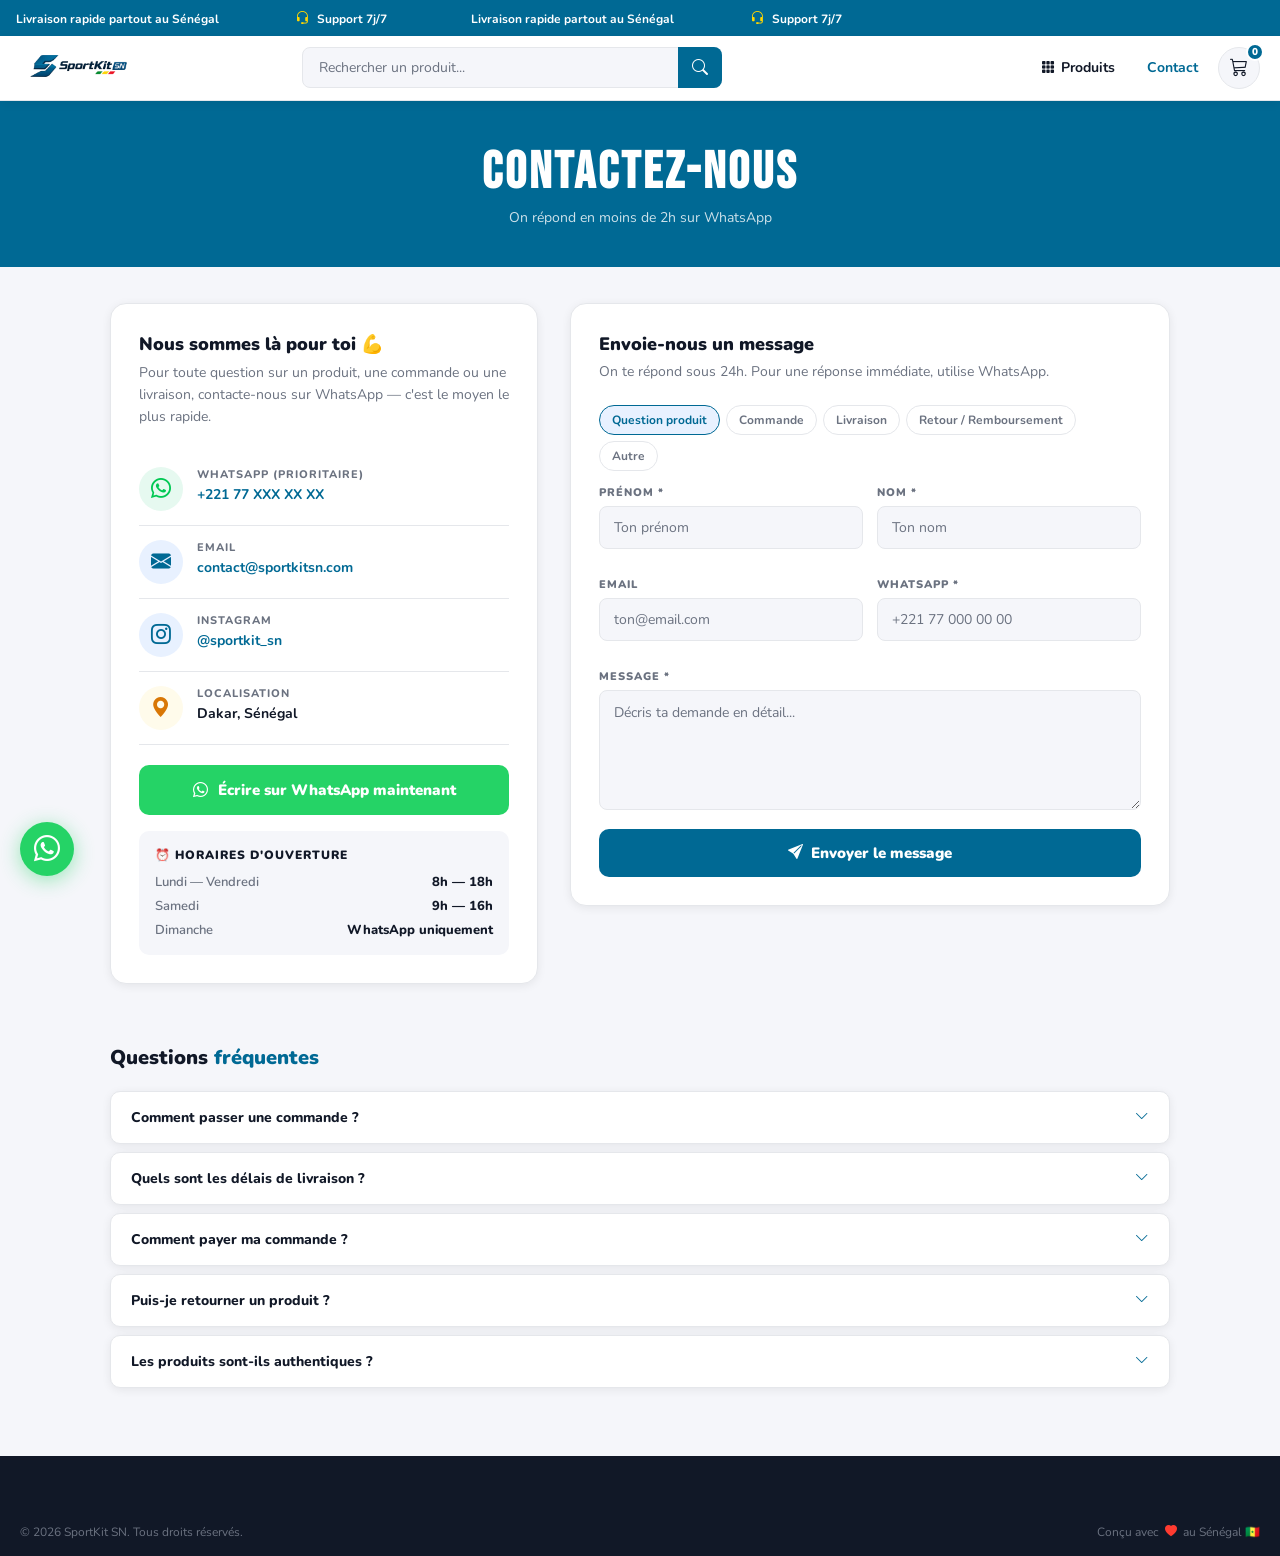
<file: contact.html>
<!DOCTYPE html>
<html lang="fr">
<head>
<meta charset="UTF-8">
<meta name="viewport" content="width=device-width, initial-scale=1.0">
<title>Contact — SportKit SN</title>
<link rel="icon" type="image/png" href="assets/images/logo.png">
<link href="https://cdn.jsdelivr.net/npm/bootstrap-icons@1.11.3/font/bootstrap-icons.min.css" rel="stylesheet">
<link rel="stylesheet" href="css/style.css">
<style>
.page-hero{background:linear-gradient(135deg,#006994,#006994);padding:40px 20px;text-align:center}
.page-hero h1{font-family:'Bebas Neue',sans-serif;font-size:clamp(32px,5vw,52px);color:#fff;letter-spacing:3px;margin-bottom:4px}
.page-hero p{font-size:14px;color:rgba(255,255,255,0.8)}
.contact-wrap{max-width:1100px;margin:0 auto;padding:36px 20px 60px}
.contact-layout{display:grid;grid-template-columns:1fr 1.4fr;gap:32px;align-items:start}
.contact-info-card{background:var(--white);border:1.5px solid var(--border);border-radius:var(--radius-lg);padding:28px;box-shadow:var(--shadow)}
.contact-info-title{font-size:18px;font-weight:900;margin-bottom:6px}
.contact-info-sub{font-size:14px;color:var(--text2);margin-bottom:24px;line-height:1.6}
.contact-item{display:flex;align-items:flex-start;gap:14px;padding:14px 0;border-bottom:1px solid var(--border)}
.contact-item:last-of-type{border-bottom:none}
.contact-icon{width:44px;height:44px;border-radius:50%;background:var(--blue-light);display:flex;align-items:center;justify-content:center;font-size:20px;color:var(--blue);flex-shrink:0}
.contact-icon.green{background:#e6f9f0;color:var(--sn-green)}
.contact-icon.yellow{background:#fffbeb;color:#d97706}
.contact-item-label{font-size:11px;font-weight:800;text-transform:uppercase;letter-spacing:1px;color:var(--text2);margin-bottom:3px}
.contact-item-value{font-size:14px;font-weight:700;color:var(--text)}
.contact-item-value a{color:var(--blue);transition:color .15s}
.contact-item-value a:hover{color:var(--blue-dark)}
.btn-wa-contact{display:flex;align-items:center;justify-content:center;gap:10px;background:#25D366;color:#fff;border:none;border-radius:10px;padding:15px;font-size:15px;font-weight:900;font-family:'Nunito',sans-serif;cursor:pointer;transition:all .15s;text-decoration:none;margin-top:20px;width:100%}
.btn-wa-contact:hover{background:#1eb856;transform:translateY(-2px);box-shadow:0 6px 20px rgba(37,211,102,.3)}
.horaires{background:var(--bg);border-radius:10px;padding:16px;margin-top:16px}
.horaires-title{font-size:12px;font-weight:900;text-transform:uppercase;letter-spacing:1px;margin-bottom:10px;color:var(--text)}
.horaire-row{display:flex;justify-content:space-between;font-size:13px;margin-bottom:6px}
.horaire-row:last-child{margin-bottom:0}
.horaire-day{color:var(--text2);font-weight:600}
.horaire-time{font-weight:800;color:var(--text)}
.form-card{background:var(--white);border:1.5px solid var(--border);border-radius:var(--radius-lg);padding:28px;box-shadow:var(--shadow)}
.form-title{font-size:18px;font-weight:900;margin-bottom:6px}
.form-sub{font-size:14px;color:var(--text2);margin-bottom:24px}
.form-grid{display:grid;grid-template-columns:1fr 1fr;gap:14px}
.form-group{margin-bottom:14px}
.form-group.full{grid-column:1/-1}
.form-label{display:block;font-size:11px;font-weight:900;text-transform:uppercase;letter-spacing:1px;color:var(--text2);margin-bottom:6px}
.form-input{width:100%;background:var(--bg);border:1.5px solid var(--border);border-radius:8px;padding:11px 14px;font-family:'Nunito',sans-serif;font-size:14px;color:var(--text);outline:none;transition:border-color .15s}
.form-input:focus{border-color:var(--blue);background:var(--white)}
.form-input::placeholder{color:var(--text2)}
textarea.form-input{resize:vertical;min-height:120px;line-height:1.6}
.subject-pills{display:flex;flex-wrap:wrap;gap:6px;margin-bottom:14px}
.subject-pill{padding:6px 12px;border:1.5px solid var(--border);border-radius:99px;font-size:12px;font-weight:700;cursor:pointer;transition:all .15s;background:var(--white);font-family:'Nunito',sans-serif;color:var(--text2)}
.subject-pill:hover{border-color:var(--blue);color:var(--blue)}
.subject-pill.selected{background:var(--blue-light);border-color:var(--blue);color:var(--blue)}
.btn-submit{width:100%;background:var(--blue);color:#fff;border:none;border-radius:10px;padding:14px;font-size:15px;font-weight:900;font-family:'Nunito',sans-serif;cursor:pointer;transition:all .15s;display:flex;align-items:center;justify-content:center;gap:8px}
.btn-submit:hover{background:var(--blue-dark);transform:translateY(-2px)}
.success-msg{display:none;background:#e6f9f0;border:1.5px solid var(--sn-green);border-radius:10px;padding:16px;text-align:center;margin-top:16px}
.success-msg i{font-size:32px;color:var(--sn-green);display:block;margin-bottom:8px}
.success-msg p{font-size:14px;font-weight:700;color:var(--text)}
.faq-section{max-width:1100px;margin:0 auto;padding:0 20px 60px}
.faq-title{font-size:20px;font-weight:900;margin-bottom:20px}
.faq-title span{color:var(--blue)}
.faq-item{background:var(--white);border:1.5px solid var(--border);border-radius:var(--radius);margin-bottom:8px;overflow:hidden;box-shadow:var(--shadow)}
.faq-q{width:100%;background:none;border:none;padding:16px 20px;font-family:'Nunito',sans-serif;font-size:14px;font-weight:800;color:var(--text);text-align:left;display:flex;align-items:center;justify-content:space-between;cursor:pointer;transition:background .15s}
.faq-q:hover{background:var(--bg)}
.faq-q i{transition:transform .2s;color:var(--blue)}
.faq-q.open i{transform:rotate(180deg)}
.faq-a{display:none;padding:0 20px 16px;font-size:14px;color:var(--text2);line-height:1.7}
.faq-a.open{display:block}
@media(max-width:768px){.contact-layout{grid-template-columns:1fr}.form-grid{grid-template-columns:1fr}}
</style>
</head>
<body>
<div class="splash" id="splash"><img src="assets/images/logo1.png" alt="SportKit SN" class="splash-logo"><div class="splash-bar"><div class="splash-fill"></div></div></div>

<div class="ticker-bar"><div class="ticker-track"><span class="ticker-item"><i class="bi bi-truck-fill"></i> Livraison rapide partout au Sénégal</span><span class="ticker-item"><i class="bi bi-headset"></i> Support 7j/7</span><span class="ticker-item"><i class="bi bi-truck-fill"></i> Livraison rapide partout au Sénégal</span><span class="ticker-item"><i class="bi bi-headset"></i> Support 7j/7</span></div></div>

<nav class="navbar">
  <div class="navbar-inner">
    <a href="index.html"><img src="assets/images/logonav1.png" alt="SportKit SN" class="navbar-logo"></a>
    <div class="navbar-search"><input type="text" placeholder="Rechercher un produit..."><button class="search-btn"><i class="bi bi-search"></i></button></div>
    <div class="navbar-right">
      <a href="produits.html" class="nav-link"><i class="bi bi-grid-3x3-gap-fill"></i> Produits</a>
      <a href="contact.html" class="nav-link" style="color:var(--blue)">Contact</a>
      <button class="nav-cart-btn" id="cartBtn"><i class="bi bi-cart3"></i><span class="cart-badge" id="cartBadge">0</span></button>
      <button class="hamburger" id="menuBtn"><i class="bi bi-list"></i></button>
    </div>
  </div>
</nav>
<div class="mobile-drawer" id="mobileDrawer">
  <div class="drawer-head"><img src="assets/images/logo1.png" class="drawer-logo"><button class="drawer-close" id="drawerClose"><i class="bi bi-x-lg"></i></button></div>
  <div class="drawer-body">
    <a href="index.html" class="drawer-link"><i class="bi bi-house-fill"></i> Accueil</a>
    <a href="produits.html" class="drawer-link"><i class="bi bi-grid-3x3-gap-fill"></i> Catalogue</a>
    <a href="panier.html" class="drawer-link"><i class="bi bi-cart3"></i> Mon panier</a>
    <a href="contact.html" class="drawer-link active"><i class="bi bi-chat-dots-fill"></i> Contact</a>
    <div class="drawer-sep"></div>
    <a href="https://wa.me/221XXXXXXXX" class="drawer-wa"><i class="bi bi-whatsapp"></i> Commander via WhatsApp</a>
  </div>
</div>

<div class="page-hero">
  <h1>CONTACTEZ-NOUS</h1>
  <p>On répond en moins de 2h sur WhatsApp</p>
</div>

<div class="contact-wrap">
  <div class="contact-layout">
    <!-- INFO -->
    <div>
      <div class="contact-info-card">
        <div class="contact-info-title">Nous sommes là pour toi 💪</div>
        <div class="contact-info-sub">Pour toute question sur un produit, une commande ou une livraison, contacte-nous sur WhatsApp — c'est le moyen le plus rapide.</div>
        <div class="contact-item">
          <div class="contact-icon green"><i class="bi bi-whatsapp"></i></div>
          <div><div class="contact-item-label">WhatsApp (prioritaire)</div><div class="contact-item-value"><a href="https://wa.me/221XXXXXXXX" target="_blank">+221 77 XXX XX XX</a></div></div>
        </div>
        <div class="contact-item">
          <div class="contact-icon"><i class="bi bi-envelope-fill"></i></div>
          <div><div class="contact-item-label">Email</div><div class="contact-item-value"><a href="mailto:contact@sportkitsn.com">contact@sportkitsn.com</a></div></div>
        </div>
        <div class="contact-item">
          <div class="contact-icon"><i class="bi bi-instagram"></i></div>
          <div><div class="contact-item-label">Instagram</div><div class="contact-item-value"><a href="https://instagram.com/sportkit_sn" target="_blank">@sportkit_sn</a></div></div>
        </div>
        <div class="contact-item">
          <div class="contact-icon yellow"><i class="bi bi-geo-alt-fill"></i></div>
          <div><div class="contact-item-label">Localisation</div><div class="contact-item-value">Dakar, Sénégal</div></div>
        </div>
        <a href="https://wa.me/221XXXXXXXX?text=Bonjour SportKit SN, j'ai une question !" target="_blank" class="btn-wa-contact">
          <i class="bi bi-whatsapp"></i> Écrire sur WhatsApp maintenant
        </a>
        <div class="horaires">
          <div class="horaires-title">⏰ Horaires d'ouverture</div>
          <div class="horaire-row"><span class="horaire-day">Lundi — Vendredi</span><span class="horaire-time">8h — 18h</span></div>
          <div class="horaire-row"><span class="horaire-day">Samedi</span><span class="horaire-time">9h — 16h</span></div>
          <div class="horaire-row"><span class="horaire-day">Dimanche</span><span class="horaire-time">WhatsApp uniquement</span></div>
        </div>
      </div>
    </div>

    <!-- FORMULAIRE -->
    <div>
      <div class="form-card">
        <div class="form-title">Envoie-nous un message</div>
        <div class="form-sub">On te répond sous 24h. Pour une réponse immédiate, utilise WhatsApp.</div>
        <div class="subject-pills">
          <button class="subject-pill selected" onclick="selectSubject(this)">Question produit</button>
          <button class="subject-pill" onclick="selectSubject(this)">Commande</button>
          <button class="subject-pill" onclick="selectSubject(this)">Livraison</button>
          <button class="subject-pill" onclick="selectSubject(this)">Retour / Remboursement</button>
          <button class="subject-pill" onclick="selectSubject(this)">Autre</button>
        </div>
        <div class="form-grid">
          <div class="form-group">
            <label class="form-label">Prénom *</label>
            <input type="text" class="form-input" id="fPrenom" placeholder="Ton prénom">
          </div>
          <div class="form-group">
            <label class="form-label">Nom *</label>
            <input type="text" class="form-input" id="fNom" placeholder="Ton nom">
          </div>
          <div class="form-group">
            <label class="form-label">Email</label>
            <input type="email" class="form-input" id="fEmail" placeholder="ton@email.com">
          </div>
          <div class="form-group">
            <label class="form-label">WhatsApp *</label>
            <input type="tel" class="form-input" id="fPhone" placeholder="+221 77 000 00 00">
          </div>
          <div class="form-group full">
            <label class="form-label">Message *</label>
            <textarea class="form-input" id="fMessage" placeholder="Décris ta demande en détail..."></textarea>
          </div>
        </div>
        <button class="btn-submit" onclick="submitForm()">
          <i class="bi bi-send-fill"></i> Envoyer le message
        </button>
        <div class="success-msg" id="successMsg">
          <i class="bi bi-check-circle-fill"></i>
          <p>Message envoyé ! On te répond très bientôt 🙏</p>
        </div>
      </div>
    </div>
  </div>
</div>

<!-- FAQ -->
<div class="faq-section">
  <h2 class="faq-title">Questions <span>fréquentes</span></h2>
  <div class="faq-item"><button class="faq-q" onclick="toggleFaq(this)">Comment passer une commande ? <i class="bi bi-chevron-down"></i></button><div class="faq-a">Tu peux commander directement via WhatsApp en cliquant sur le bouton "Commander via WhatsApp" sur la page produit ou panier. Tu peux aussi remplir le formulaire de commande sur la page panier.</div></div>
  <div class="faq-item"><button class="faq-q" onclick="toggleFaq(this)">Quels sont les délais de livraison ? <i class="bi bi-chevron-down"></i></button><div class="faq-a">Livraison à Dakar : 24h. Livraison dans les autres villes du Sénégal : 24-48h. Nous faisons tout pour livrer le plus rapidement possible.</div></div>
  <div class="faq-item"><button class="faq-q" onclick="toggleFaq(this)">Comment payer ma commande ? <i class="bi bi-chevron-down"></i></button><div class="faq-a">Nous acceptons Wave, Orange Money et le paiement à la livraison. Le paiement est simple et sécurisé.</div></div>
  <div class="faq-item"><button class="faq-q" onclick="toggleFaq(this)">Puis-je retourner un produit ? <i class="bi bi-chevron-down"></i></button><div class="faq-a">Oui, tu as 7 jours pour retourner un produit non utilisé dans son emballage d'origine. Contacte-nous via WhatsApp pour initier un retour.</div></div>
  <div class="faq-item"><button class="faq-q" onclick="toggleFaq(this)">Les produits sont-ils authentiques ? <i class="bi bi-chevron-down"></i></button><div class="faq-a">Absolument. Tous nos produits sont soigneusement sélectionnés pour leur qualité. Nous garantissons l'authenticité de chaque article vendu sur SportKit SN.</div></div>
</div>

<footer class="footer" style="margin-top:0">
  <div class="footer-inner">
    <div class="footer-bottom" style="border-top:none;padding-top:20px">
      <div>© 2026 SportKit SN. Tous droits réservés.</div>
      <div style="display:flex;align-items:center;gap:6px">Conçu avec <i class="bi bi-heart-fill" style="color:#FF3B30"></i> au Sénégal 🇸🇳</div>
    </div>
  </div>
</footer>

<a href="https://wa.me/221XXXXXXXX" target="_blank" class="wa-float"><i class="bi bi-whatsapp"></i></a>
<div class="toast-stack" id="toastStack"></div>

<script>
window.addEventListener('load', () => {
  if (sessionStorage.getItem('splashShown')) document.getElementById('splash').classList.add('gone');
  else { sessionStorage.setItem('splashShown','1'); setTimeout(()=>document.getElementById('splash').classList.add('gone'),1400); }
});
document.getElementById('menuBtn').onclick = () => document.getElementById('mobileDrawer').classList.add('open');
document.getElementById('drawerClose').onclick = () => document.getElementById('mobileDrawer').classList.remove('open');
const getCart=()=>JSON.parse(localStorage.getItem('sportkit_cart')||'[]');
document.getElementById('cartBadge').textContent=getCart().reduce((s,i)=>s+i.qty,0);

function selectSubject(btn){document.querySelectorAll('.subject-pill').forEach(b=>b.classList.remove('selected'));btn.classList.add('selected');}
function toggleFaq(btn){const a=btn.nextElementSibling;const isOpen=a.classList.contains('open');document.querySelectorAll('.faq-a').forEach(x=>x.classList.remove('open'));document.querySelectorAll('.faq-q').forEach(x=>x.classList.remove('open'));if(!isOpen){a.classList.add('open');btn.classList.add('open');}}

function showToast(msg,color='#22c55e'){const s=document.getElementById('toastStack'),t=document.createElement('div');t.className='tst';t.innerHTML=`<div class="tst-dot" style="background:${color}"></div><span>${msg}</span>`;s.appendChild(t);requestAnimationFrame(()=>t.classList.add('show'));setTimeout(()=>{t.classList.remove('show');setTimeout(()=>t.remove(),400);},3000);}

function submitForm(){
  const prenom=document.getElementById('fPrenom').value.trim();
  const phone=document.getElementById('fPhone').value.trim();
  const message=document.getElementById('fMessage').value.trim();
  if(!prenom||!phone||!message){showToast('Remplis les champs obligatoires *','#FF3B30');return;}
  const subject=document.querySelector('.subject-pill.selected')?.textContent||'Question';
  const nom=document.getElementById('fNom').value.trim();
  const msg=`Bonjour SportKit SN !\n\nNom: ${prenom} ${nom}\nTél: ${phone}\nSujet: ${subject}\n\nMessage:\n${message}`;
  window.open(`https://wa.me/221XXXXXXXX?text=${encodeURIComponent(msg)}`,'_blank');
  document.getElementById('successMsg').style.display='block';
  showToast('✅ Message envoyé via WhatsApp !','#22c55e');
}
</script>
</body>
</html>
</file>
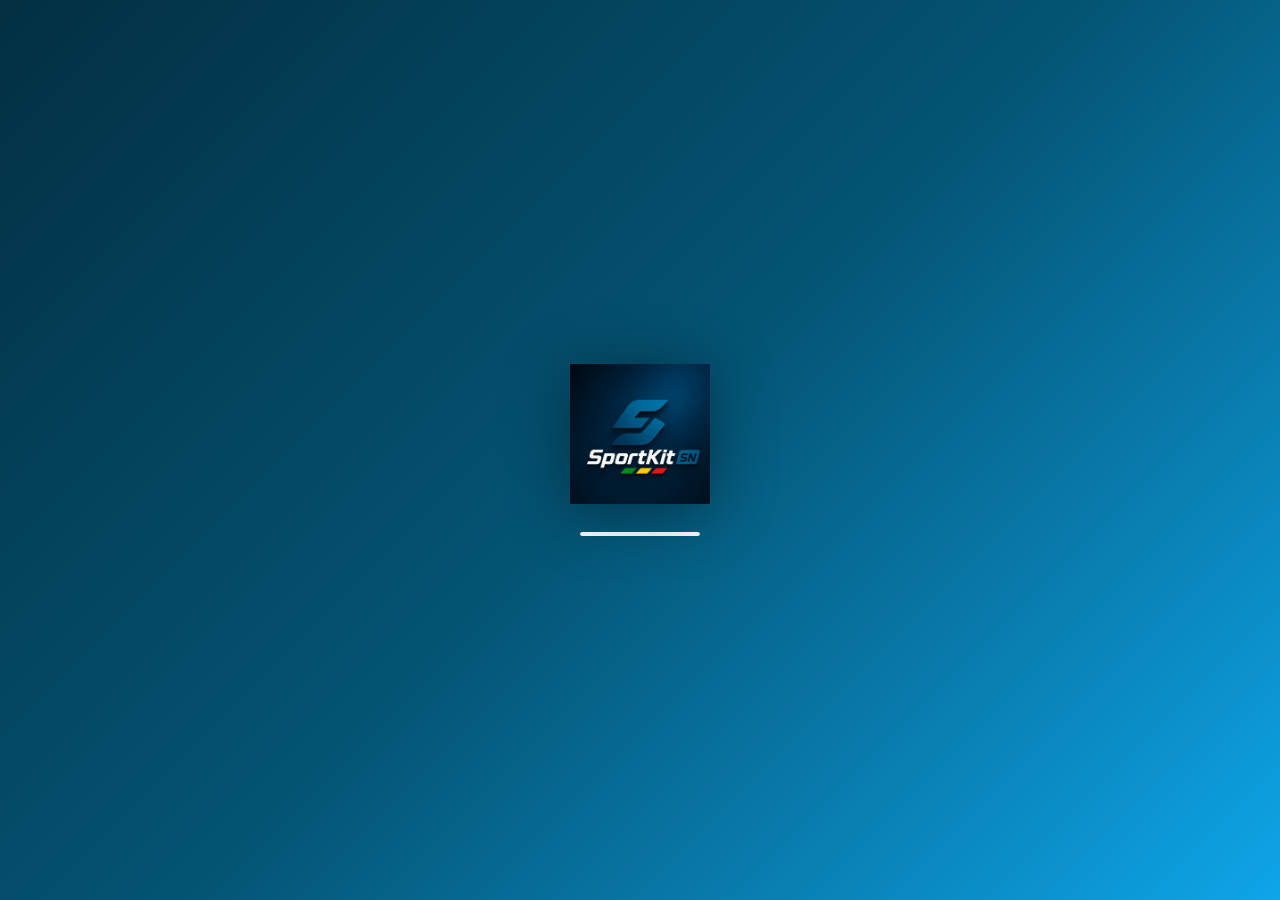
<file: panier.html>
<!DOCTYPE html>
<html lang="fr">
<head>
<meta charset="UTF-8">
<meta name="viewport" content="width=device-width, initial-scale=1.0">
<title>Mon Panier — SportKit SN</title>
<link rel="icon" type="image/png" href="assets/images/logo.png">
<link href="https://cdn.jsdelivr.net/npm/bootstrap-icons@1.11.3/font/bootstrap-icons.min.css" rel="stylesheet">
<link rel="stylesheet" href="css/style.css">
<style>
.page-hero{background:linear-gradient(135deg,#0D6EFD,#0952c6);padding:36px 20px;text-align:center}
.page-hero h1{font-family:'Bebas Neue',sans-serif;font-size:clamp(32px,5vw,52px);color:#fff;letter-spacing:3px;margin-bottom:4px}
.page-hero p{font-size:14px;color:rgba(255,255,255,0.8)}
.panier-wrap{max-width:1100px;margin:0 auto;padding:28px 20px 60px}
.panier-layout{display:grid;grid-template-columns:1fr 360px;gap:24px;align-items:start}
.panier-empty{text-align:center;padding:80px 20px;background:var(--white);border-radius:var(--radius-lg);border:1.5px solid var(--border)}
.panier-empty i{font-size:64px;display:block;margin-bottom:16px;opacity:.2;color:var(--blue)}
.panier-empty h2{font-size:22px;font-weight:900;margin-bottom:8px}
.panier-empty p{font-size:14px;color:var(--text2);margin-bottom:24px}
.btn-continue{display:inline-flex;align-items:center;gap:8px;background:var(--blue);color:#fff;border:none;border-radius:10px;padding:13px 28px;font-size:14px;font-weight:800;font-family:'Nunito',sans-serif;cursor:pointer;transition:all .15s;text-decoration:none}
.btn-continue:hover{background:var(--blue-dark);transform:translateY(-2px)}
.panier-table{background:var(--white);border:1.5px solid var(--border);border-radius:var(--radius-lg);overflow:hidden;box-shadow:var(--shadow)}
.panier-table-head{display:grid;grid-template-columns:2fr 1fr 1fr 1fr 40px;padding:12px 20px;background:var(--bg);border-bottom:1.5px solid var(--border);font-size:11px;font-weight:900;text-transform:uppercase;letter-spacing:1px;color:var(--text2)}
.panier-item{display:grid;grid-template-columns:2fr 1fr 1fr 1fr 40px;align-items:center;padding:16px 20px;border-bottom:1px solid var(--border);transition:background .15s}
.panier-item:last-child{border-bottom:none}
.panier-item:hover{background:var(--bg)}
.item-info{display:flex;align-items:center;gap:14px}
.item-img{width:72px;height:72px;border-radius:8px;object-fit:cover;background:var(--bg);border:1px solid var(--border);flex-shrink:0}
.item-name{font-size:14px;font-weight:700;color:var(--text);margin-bottom:3px;line-height:1.3}
.item-cat{font-size:11px;color:var(--text2)}
.item-price{font-size:15px;font-weight:900;color:var(--blue)}
.item-qty-ctrl{display:flex;align-items:center;gap:0;border:1.5px solid var(--border);border-radius:8px;overflow:hidden;width:fit-content}
.item-qty-ctrl button{width:32px;height:32px;background:var(--bg);border:none;font-size:16px;font-weight:700;display:flex;align-items:center;justify-content:center;cursor:pointer;transition:background .15s}
.item-qty-ctrl button:hover{background:var(--blue-light);color:var(--blue)}
.item-qty-ctrl span{width:40px;text-align:center;font-size:14px;font-weight:900}
.item-total{font-size:15px;font-weight:900;color:var(--text)}
.item-del{width:32px;height:32px;border-radius:6px;background:transparent;border:1px solid var(--border);color:var(--text2);display:flex;align-items:center;justify-content:center;cursor:pointer;transition:all .15s;font-size:14px}
.item-del:hover{background:#fff0f0;border-color:#FF3B30;color:#FF3B30}
.panier-actions{display:flex;justify-content:space-between;align-items:center;padding:16px 20px;background:var(--bg);border-top:1.5px solid var(--border)}
.btn-clear{display:flex;align-items:center;gap:6px;background:none;border:1px solid var(--border);border-radius:8px;padding:8px 14px;font-size:12px;font-weight:700;color:var(--text2);cursor:pointer;transition:all .15s;font-family:'Nunito',sans-serif}
.btn-clear:hover{border-color:#FF3B30;color:#FF3B30}
.btn-continue-shop{display:flex;align-items:center;gap:6px;background:var(--blue-light);border:1.5px solid var(--blue);border-radius:8px;padding:8px 16px;font-size:12px;font-weight:800;color:var(--blue);cursor:pointer;transition:all .15s;font-family:'Nunito',sans-serif;text-decoration:none}
.btn-continue-shop:hover{background:var(--blue);color:#fff}
.recap{background:var(--white);border:1.5px solid var(--border);border-radius:var(--radius-lg);padding:20px;box-shadow:var(--shadow);position:sticky;top:80px}
.recap-title{font-size:16px;font-weight:900;margin-bottom:16px;padding-bottom:12px;border-bottom:1.5px solid var(--border)}
.recap-row{display:flex;justify-content:space-between;align-items:center;margin-bottom:10px;font-size:14px}
.recap-row-label{color:var(--text2);font-weight:600}
.recap-row-val{font-weight:800;color:var(--text)}
.recap-divider{height:1px;background:var(--border);margin:14px 0}
.recap-total-row{display:flex;justify-content:space-between;align-items:center;margin-bottom:20px}
.recap-total-label{font-size:15px;font-weight:900}
.recap-total-val{font-size:24px;font-weight:900;color:var(--blue)}
.recap-total-fcfa{font-size:12px;color:var(--text2)}
.promo-row{display:flex;gap:8px;margin-bottom:16px}
.promo-input{flex:1;background:var(--bg);border:1.5px solid var(--border);border-radius:8px;padding:10px 14px;font-family:'Nunito',sans-serif;font-size:13px;outline:none;color:var(--text)}
.promo-input:focus{border-color:var(--blue)}
.btn-promo-apply{background:var(--blue);color:#fff;border:none;border-radius:8px;padding:10px 14px;font-size:13px;font-weight:800;cursor:pointer;font-family:'Nunito',sans-serif;white-space:nowrap;transition:background .15s}
.btn-promo-apply:hover{background:var(--blue-dark)}
.btn-order{width:100%;background:var(--blue);color:#fff;border:none;border-radius:10px;padding:15px;font-size:15px;font-weight:900;display:flex;align-items:center;justify-content:center;gap:8px;font-family:'Nunito',sans-serif;cursor:pointer;transition:all .15s;margin-bottom:10px}
.btn-order:hover{background:var(--blue-dark)}
.btn-order-wa{width:100%;background:#25D366;color:#fff;border:none;border-radius:10px;padding:13px;font-size:14px;font-weight:800;display:flex;align-items:center;justify-content:center;gap:8px;font-family:'Nunito',sans-serif;cursor:pointer;transition:background .15s;text-decoration:none}
.btn-order-wa:hover{background:#1eb856}
.secure-note{text-align:center;font-size:11px;color:var(--text2);margin-top:12px;display:flex;align-items:center;justify-content:center;gap:4px}
@media(max-width:900px){
  .panier-layout{grid-template-columns:1fr}
  .recap{position:static}
  .panier-table-head{display:none}
  .panier-item{grid-template-columns:1fr;gap:10px}
  .item-info{grid-column:1}
}
@media(max-width:600px){
  .panier-item{padding:12px 14px}
}
</style>
</head>
<body>
<div class="splash" id="splash"><img src="assets/images/logo.png" alt="SportKit SN" class="splash-logo"><div class="splash-bar"><div class="splash-fill"></div></div></div>

<div class="ticker-bar"><div class="ticker-track"><span class="ticker-item"><i class="bi bi-truck-fill"></i> Livraison rapide partout au Sénégal</span><span class="ticker-item"><i class="bi bi-shield-check-fill"></i> Paiement 100% sécurisé</span><span class="ticker-item"><i class="bi bi-truck-fill"></i> Livraison rapide partout au Sénégal</span><span class="ticker-item"><i class="bi bi-shield-check-fill"></i> Paiement 100% sécurisé</span></div></div>

<nav class="navbar">
  <div class="navbar-inner">
    <a href="index.html"><img src="assets/images/logonav1.png" alt="SportKit SN" class="navbar-logo"></a>
    <div class="navbar-search"><input type="text" placeholder="Rechercher un produit..."><button class="search-btn"><i class="bi bi-search"></i></button></div>
    <div class="navbar-right">
      <a href="produits.html" class="nav-link"><i class="bi bi-grid-3x3-gap-fill"></i> Produits</a>
      <a href="contact.html" class="nav-link">Contact</a>
      <button class="nav-cart-btn" id="cartBtn"><i class="bi bi-cart3"></i><span class="cart-badge" id="cartBadge">0</span></button>
      <button class="hamburger" id="menuBtn"><i class="bi bi-list"></i></button>
    </div>
  </div>
</nav>
<div class="mobile-drawer" id="mobileDrawer">
  <div class="drawer-head"><img src="assets/images/logo.png" class="drawer-logo"><button class="drawer-close" id="drawerClose"><i class="bi bi-x-lg"></i></button></div>
  <div class="drawer-body">
    <a href="index.html" class="drawer-link"><i class="bi bi-house-fill"></i> Accueil</a>
    <a href="produits.html" class="drawer-link"><i class="bi bi-grid-3x3-gap-fill"></i> Catalogue</a>
    <a href="panier.html" class="drawer-link active"><i class="bi bi-cart3"></i> Mon panier</a>
    <a href="contact.html" class="drawer-link"><i class="bi bi-chat-dots-fill"></i> Contact</a>
    <div class="drawer-sep"></div>
    <a href="https://wa.me/221XXXXXXXX" class="drawer-wa"><i class="bi bi-whatsapp"></i> Commander via WhatsApp</a>
  </div>
</div>

<div class="page-hero">
  <h1>MON PANIER</h1>
  <p id="heroSubtitle">Chargement...</p>
</div>

<div class="panier-wrap">
  <div id="panierContent"></div>
</div>

<a href="https://wa.me/221XXXXXXXX" target="_blank" class="wa-float"><i class="bi bi-whatsapp"></i></a>
<div class="toast-stack" id="toastStack"></div>

<script>
window.addEventListener('load', () => {
  if (sessionStorage.getItem('splashShown')) {
    document.getElementById('splash').classList.add('gone');
  } else {
    sessionStorage.setItem('splashShown', '1');
    setTimeout(() => document.getElementById('splash').classList.add('gone'), 1400);
  }
});

document.getElementById('menuBtn').onclick = () => document.getElementById('mobileDrawer').classList.add('open');
document.getElementById('drawerClose').onclick = () => document.getElementById('mobileDrawer').classList.remove('open');

const getCart = () => JSON.parse(localStorage.getItem('sportkit_cart') || '[]');
const saveCart = c => { localStorage.setItem('sportkit_cart', JSON.stringify(c)); updateBadge(); renderPanier(); };
const updateBadge = () => { document.getElementById('cartBadge').textContent = getCart().reduce((s,i) => s+i.qty, 0); };

function showToast(msg, color='#22c55e') {
  const s=document.getElementById('toastStack'), t=document.createElement('div');
  t.className='tst'; t.innerHTML=`<div class="tst-dot" style="background:${color}"></div><span>${msg}</span>`;
  s.appendChild(t); requestAnimationFrame(()=>t.classList.add('show'));
  setTimeout(()=>{t.classList.remove('show');setTimeout(()=>t.remove(),400);},3000);
}

function changeQty(id, d) {
  const c = getCart(), i = c.findIndex(x => x.id===id);
  if(i>-1){c[i].qty+=d; if(c[i].qty<=0)c.splice(i,1);}
  saveCart(c);
}
function removeItem(id) { saveCart(getCart().filter(x=>x.id!==id)); }
function clearCart() { if(confirm('Vider tout le panier ?')) { localStorage.removeItem('sportkit_cart'); updateBadge(); renderPanier(); } }

function buildWAMessage(cart) {
  const lines = cart.map(it => `• ${it.nom} x${it.qty} — ${(it.prix*it.qty).toLocaleString()} FCFA`).join('\n');
  const total = cart.reduce((s,i)=>s+i.prix*i.qty,0);
  return encodeURIComponent(`Bonjour SportKit SN ! 🛒\n\nJe voudrais commander :\n${lines}\n\nTotal : ${total.toLocaleString()} FCFA\n\nMerci !`);
}

function renderPanier() {
  const cart = getCart();
  const content = document.getElementById('panierContent');
  const total = cart.reduce((s,i) => s+i.prix*i.qty, 0);
  const count = cart.reduce((s,i) => s+i.qty, 0);
  document.getElementById('heroSubtitle').textContent = count > 0 ? `${count} article${count>1?'s':''} dans ton panier` : 'Ton panier est vide';

  if (!cart.length) {
    content.innerHTML = `
      <div class="panier-empty">
        <i class="bi bi-cart3"></i>
        <h2>Ton panier est vide</h2>
        <p>Tu n'as pas encore ajouté de produits à ton panier.</p>
        <a href="produits.html" class="btn-continue"><i class="bi bi-grid-3x3-gap-fill"></i> Voir nos produits</a>
      </div>`;
    return;
  }

  content.innerHTML = `
    <div class="panier-layout">
      <div>
        <div class="panier-table">
          <div class="panier-table-head">
            <span>Produit</span><span>Prix unitaire</span><span>Quantité</span><span>Total</span><span></span>
          </div>
          <div id="itemsList">
            ${cart.map(it => `
              <div class="panier-item">
                <div class="item-info">
                  <img src="${it.image||'https://via.placeholder.com/72'}" class="item-img" alt="${it.nom}">
                  <div>
                    <div class="item-name">${it.nom}</div>
                    <div class="item-cat">${it.categorie||''}</div>
                  </div>
                </div>
                <div class="item-price">${it.prix.toLocaleString()} FCFA</div>
                <div class="item-qty-ctrl">
                  <button onclick="changeQty('${it.id}',-1)">−</button>
                  <span>${it.qty}</span>
                  <button onclick="changeQty('${it.id}',1)">+</button>
                </div>
                <div class="item-total">${(it.prix*it.qty).toLocaleString()} FCFA</div>
                <button class="item-del" onclick="removeItem('${it.id}')"><i class="bi bi-trash3"></i></button>
              </div>`).join('')}
          </div>
          <div class="panier-actions">
            <button class="btn-clear" onclick="clearCart()"><i class="bi bi-trash3"></i> Vider le panier</button>
            <a href="produits.html" class="btn-continue-shop"><i class="bi bi-arrow-left"></i> Continuer mes achats</a>
          </div>
        </div>
      </div>
      <div>
        <div class="recap">
          <div class="recap-title">Récapitulatif</div>
          <div class="recap-row"><span class="recap-row-label">Sous-total (${count} articles)</span><span class="recap-row-val">${total.toLocaleString()} FCFA</span></div>
          <div class="recap-row"><span class="recap-row-label">Livraison</span><span class="recap-row-val" style="color:var(--sn-green)">À définir</span></div>
          <div class="recap-divider"></div>
          <div class="recap-total-row">
            <span class="recap-total-label">Total estimé</span>
            <div style="text-align:right"><div class="recap-total-val">${total.toLocaleString()}</div><div class="recap-total-fcfa">FCFA</div></div>
          </div>
          <div class="promo-row">
            <input type="text" class="promo-input" placeholder="Code promo" id="promoInput">
            <button class="btn-promo-apply" onclick="applyPromo()">Appliquer</button>
          </div>
          <button class="btn-order" onclick="showOrderModal()"><i class="bi bi-bag-check-fill"></i> Passer la commande</button>
          <a href="https://wa.me/221XXXXXXXX?text=${buildWAMessage(cart)}" target="_blank" class="btn-order-wa"><i class="bi bi-whatsapp"></i> Commander via WhatsApp</a>
          <div class="secure-note"><i class="bi bi-shield-lock-fill" style="color:var(--blue)"></i> Paiement 100% sécurisé</div>
        </div>
      </div>
    </div>`;
}

function applyPromo() {
  const code = document.getElementById('promoInput')?.value.trim().toUpperCase();
  if (code === 'SPORT10') showToast('✅ -10% appliqué !', '#22c55e');
  else showToast('Code promo invalide', '#FF3B30');
}

function showOrderModal() {
  const cart = getCart();
  const total = cart.reduce((s,i)=>s+i.prix*i.qty,0);
  const modal = document.createElement('div');
  modal.style.cssText='position:fixed;inset:0;background:rgba(0,0,0,0.5);z-index:3000;display:flex;align-items:center;justify-content:center;padding:20px';
  modal.innerHTML=`
    <div style="background:var(--white);border-radius:var(--radius-lg);padding:28px;max-width:480px;width:100%;box-shadow:var(--shadow-lg)">
      <div style="display:flex;align-items:center;justify-content:space-between;margin-bottom:20px">
        <div style="font-size:18px;font-weight:900">Finaliser la commande</div>
        <button onclick="this.closest('[style*=fixed]').remove()" style="background:var(--bg);border:1.5px solid var(--border);border-radius:50%;width:32px;height:32px;display:flex;align-items:center;justify-content:center;cursor:pointer"><i class="bi bi-x-lg"></i></button>
      </div>
      <div style="margin-bottom:16px">
        <label style="font-size:12px;font-weight:800;text-transform:uppercase;letter-spacing:1px;display:block;margin-bottom:6px">Nom complet *</label>
        <input id="orderName" style="width:100%;background:var(--bg);border:1.5px solid var(--border);border-radius:8px;padding:11px 14px;font-family:'Nunito',sans-serif;font-size:14px;outline:none" placeholder="Ton prénom et nom">
      </div>
      <div style="margin-bottom:16px">
        <label style="font-size:12px;font-weight:800;text-transform:uppercase;letter-spacing:1px;display:block;margin-bottom:6px">Numéro WhatsApp *</label>
        <input id="orderPhone" style="width:100%;background:var(--bg);border:1.5px solid var(--border);border-radius:8px;padding:11px 14px;font-family:'Nunito',sans-serif;font-size:14px;outline:none" placeholder="+221 77 000 00 00">
      </div>
      <div style="margin-bottom:20px">
        <label style="font-size:12px;font-weight:800;text-transform:uppercase;letter-spacing:1px;display:block;margin-bottom:6px">Adresse de livraison *</label>
        <input id="orderAddr" style="width:100%;background:var(--bg);border:1.5px solid var(--border);border-radius:8px;padding:11px 14px;font-family:'Nunito',sans-serif;font-size:14px;outline:none" placeholder="Quartier, ville, Sénégal">
      </div>
      <div style="background:var(--bg);border-radius:8px;padding:14px;margin-bottom:20px;font-size:14px">
        <div style="display:flex;justify-content:space-between;margin-bottom:6px"><span style="color:var(--text2)">${cart.length} article(s)</span><span style="font-weight:900">${total.toLocaleString()} FCFA</span></div>
        <div style="display:flex;justify-content:space-between"><span style="color:var(--text2)">Livraison</span><span style="color:var(--sn-green);font-weight:700">À confirmer</span></div>
      </div>
      <button onclick="submitOrder()" style="width:100%;background:var(--blue);color:#fff;border:none;border-radius:10px;padding:14px;font-size:15px;font-weight:900;font-family:'Nunito',sans-serif;cursor:pointer">Confirmer la commande</button>
    </div>`;
  document.body.appendChild(modal);
}

function submitOrder() {
  const name = document.getElementById('orderName')?.value.trim();
  const phone = document.getElementById('orderPhone')?.value.trim();
  const addr = document.getElementById('orderAddr')?.value.trim();
  if (!name||!phone||!addr) { showToast('Remplis tous les champs', '#FF3B30'); return; }
  const cart = getCart();
  const total = cart.reduce((s,i)=>s+i.prix*i.qty,0);
  const lines = cart.map(it=>`• ${it.nom} x${it.qty} = ${(it.prix*it.qty).toLocaleString()} FCFA`).join('\n');
  const msg = `Nouvelle commande SportKit SN ! 🛒\n\nClient: ${name}\nTél: ${phone}\nAdresse: ${addr}\n\nArticles:\n${lines}\n\nTotal: ${total.toLocaleString()} FCFA`;
  document.querySelector('[style*=fixed]')?.remove();
  window.open(`https://wa.me/221XXXXXXXX?text=${encodeURIComponent(msg)}`, '_blank');
  localStorage.removeItem('sportkit_cart');
  updateBadge();
  showToast('✅ Commande envoyée ! On te contacte bientôt.', '#22c55e');
  setTimeout(() => renderPanier(), 500);
}

document.getElementById('cartBtn').onclick = () => {};
updateBadge();
renderPanier();
</script>
</body>
</html>
</file>
<file: css/style.css>
/* ============================================
   SPORTKIT SN — Global CSS
   ============================================ */
@import url('https://fonts.googleapis.com/css2?family=Nunito:wght@400;600;700;800;900&family=Bebas+Neue&display=swap');

:root {
  --blue: #006994;
  --blue-dark: #005578;
  --blue-light: #E8F1FF;
  --sn-green: #00C853;
  --sn-yellow: #FFD600;
  --sn-red: #D50000;
  --bg: #F5F6FA;
  --white: #fff;
  --text: #111827;
  --text2: #6B7280;
  --border: #E5E7EB;
  --radius: 10px;
  --radius-lg: 16px;
  --shadow: 0 2px 10px rgba(0,0,0,0.07);
  --shadow-lg: 0 8px 32px rgba(0,0,0,0.12);
}

*, *::before, *::after { box-sizing: border-box; margin: 0; padding: 0; }
html { scroll-behavior: smooth; }
body { background: var(--bg); color: var(--text); font-family: 'Nunito', sans-serif; font-size: 15px; overflow-x: hidden; }
img { max-width: 100%; display: block; }
a { color: inherit; text-decoration: none; }
button { cursor: pointer; font-family: 'Nunito', sans-serif; border: none; outline: none; }
ul { list-style: none; }

/* ── SPLASH ───────────────────────────────── */
.splash {
  position: fixed; inset: 0;
  background: linear-gradient(135deg, #032F42, #045474, #0EA5E9);
  display: flex; flex-direction: column;
  align-items: center; justify-content: center; gap: 28px;
  z-index: 9999;
  transition: opacity .6s, visibility .6s;
}
.splash.gone { opacity: 0; visibility: hidden; pointer-events: none; }
.splash-logo { height: 140px; width: auto; object-fit: contain; animation: splashFloat 1.5s ease-in-out infinite alternate; filter: drop-shadow(0 8px 32px rgba(0,0,0,0.4)); }
@keyframes splashFloat { from { transform: translateY(0); } to { transform: translateY(-12px); } }
.splash-bar { width: 120px; height: 4px; background: rgba(255,255,255,0.2); border-radius: 2px; overflow: hidden; }
.splash-fill { height: 100%; background: #fff; border-radius: 2px; animation: fillBar 1.3s ease forwards; }
@keyframes fillBar { from { width: 0; } to { width: 100%; } }
.splash-text { font-size: 13px; font-weight: 700; color: rgba(255,255,255,0.7); letter-spacing: 2px; text-transform: uppercase; }

/* ── TICKER ───────────────────────────────── */
.ticker-bar { background: var(--blue); color: #fff; font-size: 12px; font-weight: 700; padding: 7px 0; overflow: hidden; white-space: nowrap; }
.ticker-track { display: inline-flex; animation: ticker 28s linear infinite; gap: 60px; }
.ticker-track:hover { animation-play-state: paused; }
@keyframes ticker { from { transform: translateX(0); } to { transform: translateX(-50%); } }
.ticker-item { display: inline-flex; align-items: center; gap: 8px; padding: 0 8px; }
.ticker-item i { color: var(--sn-yellow); font-size: 14px; }

/* ── NAVBAR ───────────────────────────────── */
.navbar { background: var(--white); border-bottom: 1.5px solid var(--border); position: sticky; top: 0; z-index: 1000; box-shadow: var(--shadow); }
.navbar-inner { max-width: 1280px; margin: 0 auto; padding: 0 20px; height: 64px; display: flex; align-items: center; gap: 16px; }
.navbar-logo { height:80px; width: auto; object-fit: contain; }
.navbar-search { flex: 1; max-width: 420px; margin: 0 auto; position: relative; }
.navbar-search input { width: 100%; background: var(--bg); border: 1.5px solid var(--border); border-radius: 8px; color: var(--text); font-family: 'Nunito', sans-serif; font-size: 14px; padding: 10px 44px 10px 16px; outline: none; transition: border-color .15s; }
.navbar-search input:focus { border-color: var(--blue); }
.navbar-search input::placeholder { color: var(--text2); }
.search-btn { position: absolute; right: 0; top: 0; bottom: 0; width: 44px; background: var(--blue); border: none; border-radius: 0 8px 8px 0; color: #fff; font-size: 16px; display: flex; align-items: center; justify-content: center; cursor: pointer; transition: background .15s; }
.search-btn:hover { background: var(--blue-dark); }
.navbar-right { display: flex; align-items: center; gap: 8px; margin-left: auto; flex-shrink: 0; }
.nav-link { display: flex; align-items: center; gap: 6px; font-size: 14px; font-weight: 700; color: var(--text); padding: 8px 12px; border-radius: var(--radius); transition: all .15s; white-space: nowrap; }
.nav-link:hover { color: var(--blue); background: var(--blue-light); }
.nav-cart-btn { position: relative; width: 42px; height: 42px; border-radius: 50%; background: var(--bg); border: 1.5px solid var(--border); color: var(--text); font-size: 18px; display: flex; align-items: center; justify-content: center; transition: all .15s; }
.nav-cart-btn:hover { border-color: var(--blue); color: var(--blue); }
.cart-badge { position: absolute; top: -5px; right: -5px; background: var(--blue); color: #fff; font-size: 10px; font-weight: 900; min-width: 18px; height: 18px; border-radius: 99px; display: flex; align-items: center; justify-content: center; border: 2px solid #fff; padding: 0 3px; }
.hamburger { display: none; width: 42px; height: 42px; border-radius: var(--radius); background: var(--bg); border: 1.5px solid var(--border); color: var(--text); font-size: 22px; align-items: center; justify-content: center; }

/* ── SEARCH MOBILE BAR ────────────────────── */
.mobile-search-bar { display: none; background: var(--white); border-bottom: 1.5px solid var(--border); padding: 10px 16px; }
.mobile-search-bar .search-wrap { position: relative; }
.mobile-search-bar input { width: 100%; background: var(--bg); border: 1.5px solid var(--border); border-radius: 8px; padding: 10px 44px 10px 16px; font-family: 'Nunito', sans-serif; font-size: 14px; outline: none; color: var(--text); }
.mobile-search-bar input:focus { border-color: var(--blue); }

/* ── CAT NAV ──────────────────────────────── */
.cat-nav { background: var(--white); border-bottom: 1.5px solid var(--border); }
.cat-nav-inner { max-width: 1280px; margin: 0 auto; padding: 0 20px; display: flex; gap: 0; overflow-x: auto; scrollbar-width: none; }
.cat-nav-inner::-webkit-scrollbar { display: none; }
.cat-nav-btn { display: flex; align-items: center; gap: 6px; padding: 11px 18px; font-size: 13px; font-weight: 700; color: var(--text); white-space: nowrap; border-bottom: 2.5px solid transparent; background: none; transition: all .15s; cursor: pointer; }
.cat-nav-btn:hover { color: var(--blue); }
.cat-nav-btn.active { color: var(--blue); border-bottom-color: var(--blue); }

/* ── MOBILE DRAWER ────────────────────────── */
.mobile-drawer { display: none; position: fixed; top: 0; left: 0; right: 0; bottom: 0; background: var(--white); z-index: 2000; flex-direction: column; overflow-y: auto; }
.mobile-drawer.open { display: flex; }
.drawer-head { padding: 16px 20px; border-bottom: 1.5px solid var(--border); display: flex; align-items: center; justify-content: space-between; }
.drawer-logo { height: 40px; }
.drawer-close { width: 38px; height: 38px; border-radius: 50%; background: var(--bg); border: 1.5px solid var(--border); font-size: 20px; display: flex; align-items: center; justify-content: center; }
.drawer-body { padding: 16px; flex: 1; }
.drawer-link { display: flex; align-items: center; gap: 12px; padding: 13px 14px; border-radius: var(--radius); font-size: 15px; font-weight: 700; color: var(--text); transition: background .15s; margin-bottom: 4px; }
.drawer-link:hover, .drawer-link.active { background: var(--blue-light); color: var(--blue); }
.drawer-sep { height: 1px; background: var(--border); margin: 10px 0; }
.drawer-wa { display: flex; align-items: center; gap: 12px; padding: 13px 14px; border-radius: var(--radius); font-size: 15px; font-weight: 800; color: #fff; background: #25D366; margin-top: 8px; }

/* ── HERO SLIDER ──────────────────────────── */
.hero-slider { position: relative; overflow: hidden; height: 480px; background: #0a0f1e; width: 100%; }
.slides { display: flex; height: 100%; transition: transform .65s cubic-bezier(.4,0,.2,1); will-change: transform; }
.slide { min-width: 100%; width: 100%; height: 100%; position: relative; display: flex; align-items: center; overflow: hidden; flex-shrink: 0; }
.slide-bg { position: absolute; inset: 0; background-size: cover; background-position: center; transition: transform 8s ease; }
.slide.active .slide-bg { transform: scale(1.04); }
.slide-overlay { position: absolute; inset: 0; background: linear-gradient(90deg, rgba(5,10,30,0.78) 0%, rgba(5,10,30,0.3) 60%, transparent 100%); }
.slide-content { position: relative; z-index: 2; max-width: 1280px; margin: 0 auto; padding: 0 40px; width: 100%; }
.slide-tag { display: inline-flex; align-items: center; gap: 6px; background: rgba(255,255,255,0.12); border: 1px solid rgba(255,255,255,0.2); border-radius: 99px; padding: 5px 14px; font-size: 11px; font-weight: 800; letter-spacing: 1.5px; text-transform: uppercase; color: #fff; margin-bottom: 14px; opacity: 0; transform: translateY(16px); transition: opacity .5s .2s, transform .5s .2s; }
.slide.active .slide-tag { opacity: 1; transform: translateY(0); }
.slide-title { font-family: 'Bebas Neue', sans-serif; font-size: clamp(44px, 6vw, 80px); color: #fff; line-height: 1; letter-spacing: 2px; margin-bottom: 10px; opacity: 0; transform: translateY(20px); transition: opacity .5s .35s, transform .5s .35s; }
.slide.active .slide-title { opacity: 1; transform: translateY(0); }
.slide-title span { color: var(--sn-yellow); }
.slide-desc { font-size: 16px; color: rgba(255,255,255,0.82); line-height: 1.6; margin-bottom: 28px; max-width: 480px; opacity: 0; transform: translateY(20px); transition: opacity .5s .45s, transform .5s .45s; }
.slide.active .slide-desc { opacity: 1; transform: translateY(0); }
.slide-btns { display: flex; gap: 12px; flex-wrap: wrap; opacity: 0; transform: translateY(20px); transition: opacity .5s .55s, transform .5s .55s; }
.slide.active .slide-btns { opacity: 1; transform: translateY(0); }
.btn-hero-primary { background: var(--blue); color: #fff; border: none; border-radius: 8px; padding: 13px 28px; font-size: 14px; font-weight: 800; display: inline-flex; align-items: center; gap: 8px; transition: all .15s; font-family: 'Nunito', sans-serif; }
.btn-hero-primary:hover { background: var(--blue-dark); transform: translateY(-2px); }
.btn-hero-outline { background: transparent; color: #fff; border: 2px solid rgba(255,255,255,0.5); border-radius: 8px; padding: 11px 24px; font-size: 14px; font-weight: 700; display: inline-flex; align-items: center; gap: 8px; transition: all .15s; font-family: 'Nunito', sans-serif; }
.btn-hero-outline:hover { border-color: #fff; background: rgba(255,255,255,0.1); }
.slider-arrows { position: absolute; bottom: 50%; transform: translateY(50%); width: 100%; left: 0; display: flex; justify-content: space-between; padding: 0 12px; pointer-events: none; z-index: 10; }
.slider-arrow { width: 40px; height: 40px; border-radius: 50%; background: rgba(255,255,255,0.15); border: 1.5px solid rgba(255,255,255,0.3); color: #fff; font-size: 18px; display: flex; align-items: center; justify-content: center; pointer-events: all; cursor: pointer; transition: all .15s; backdrop-filter: blur(8px); }
.slider-arrow:hover { background: rgba(255,255,255,0.3); }
.slider-dots { position: absolute; bottom: 18px; left: 50%; transform: translateX(-50%); display: flex; gap: 8px; z-index: 10; }
.slider-dot { width: 8px; height: 8px; border-radius: 99px; background: rgba(255,255,255,0.35); cursor: pointer; transition: all .3s; }
.slider-dot.active { background: #fff; width: 24px; }

/* ── SEARCH MOBILE DROPDOWN ───────────────── */
.mobile-search-bar {
  display: none;
  background: var(--white);
  border-bottom: 1.5px solid var(--border);
  padding: 10px 16px;
  box-shadow: 0 4px 12px rgba(0,0,0,0.08);
}
.mobile-search-bar.open { display: block; }

/* ── FEATURES STRIP PREMIUM ───────────────── */
.features-strip { background: var(--white); border-bottom: 1.5px solid var(--border); }
.features-strip-inner {
  max-width: 1280px; margin: 0 auto; padding: 0 20px;
  display: grid;
  grid-template-columns: repeat(4, 1fr);
  gap: 0;
}
.feat {
  display: flex; flex-direction: column; align-items: center;
  gap: 6px; padding: 16px 12px;
  font-size: 12px; font-weight: 700;
  color: var(--text); text-align: center;
  border-right: 1px solid var(--border);
}
.feat:last-child { border-right: none; }
.feat i { font-size: 24px; color: var(--blue); }
.feat span { line-height: 1.3; }

/* ── LAYOUT ───────────────────────────────── */
.page-wrap { max-width: 1280px; margin: 0 auto; padding: 0 20px; }
.section { padding: 32px 0; }
.sec-head { display: flex; align-items: center; justify-content: space-between; margin-bottom: 18px; flex-wrap: wrap; gap: 10px; }
.sec-title { font-size: 20px; font-weight: 900; color: var(--text); }
.sec-title span { color: var(--blue); }
.sec-link { font-size: 13px; font-weight: 800; color: var(--blue); display: flex; align-items: center; gap: 4px; white-space: nowrap; }
.sec-link:hover { text-decoration: underline; }

/* ── PRODUCTS GRID ────────────────────────── */
.prod-grid { display: grid; grid-template-columns: repeat(5, 1fr); gap: 16px; }
.prod-card {
  background: var(--white);
  border: 1px solid var(--border);
  border-radius: 16px;
  overflow: hidden;
  box-shadow: 0 2px 12px rgba(0,0,0,0.07);
  cursor: pointer;
  transition: transform 0.3s ease, box-shadow 0.3s ease, border-color 0.3s ease;
  position: relative;
  display: flex;
  flex-direction: column;
}
.prod-card::after {
  content: '';
  position: absolute;
  inset: 0;
  border-radius: 16px;
  background: linear-gradient(135deg, rgba(255,255,255,0.06) 0%, transparent 60%);
  pointer-events: none;
  z-index: 1;
}
.prod-card:hover {
  transform: translateY(-7px);
  box-shadow: 0 20px 48px rgba(0,105,148,0.16);
  border-color: #a8cfe0;
}
.prod-img-wrap {
  position: relative;
  aspect-ratio: 1/1;
  background: linear-gradient(135deg, #f0f4f8, #e8eef4);
  overflow: hidden;
  flex-shrink: 0;
}
.prod-img-wrap::after {
  content: '';
  position: absolute;
  inset: 0;
  background: linear-gradient(180deg, transparent 60%, rgba(0,0,0,0.04) 100%);
  pointer-events: none;
  z-index: 1;
}
.prod-img-wrap img {
  width: 100%; height: 100%;
  object-fit: cover;
  transition: transform 0.5s ease;
}
.prod-card:hover .prod-img-wrap img { transform: scale(1.08); }
.prod-badges {
  position: absolute; top: 8px; left: 8px;
  display: flex; flex-direction: column; gap: 4px;
  z-index: 2;
}
.pbadge {
  display: inline-block;
  padding: 3px 8px;
  border-radius: 6px;
  font-size: 10px; font-weight: 800;
  letter-spacing: .3px;
}
.pbadge-green { background: #22c55e; color: #fff; }
.pbadge-red { background: #FF3B30; color: #fff; }
.pbadge-blue { background: var(--blue); color: #fff; }
.pbadge-dark { background: #1f2937; color: #fff; }
.prod-wish {
  position: absolute; top: 8px; right: 8px;
  width: 32px; height: 32px;
  border-radius: 50%;
  background: rgba(255,255,255,0.95);
  border: 1.5px solid var(--border);
  color: var(--text2); font-size: 14px;
  display: flex; align-items: center; justify-content: center;
  opacity: 1;
  transition: all .2s;
  box-shadow: 0 2px 8px rgba(0,0,0,0.12);
  z-index: 2;
}
.prod-wish:hover { color: #FF3B30; border-color: #FF3B30; transform: scale(1.1); }
.prod-body {
  padding: 12px 14px 14px;
  flex: 1; display: flex; flex-direction: column;
  gap: 6px;
}
.prod-cat {
  font-size: 10px; font-weight: 800;
  color: var(--blue); text-transform: uppercase;
  letter-spacing: 1px;
}
.prod-name {
  font-size: 13px; font-weight: 700;
  color: var(--text); line-height: 1.4;
  display: -webkit-box;
  -webkit-line-clamp: 2;
  -webkit-box-orient: vertical;
  overflow: hidden; flex: 1;
}
.prod-price-row {
  display: flex; align-items: center;
  gap: 6px; flex-wrap: wrap;
  margin-top: 4px;
}
.price-main { font-size: 17px; font-weight: 900; color: var(--blue); }
.price-fcfa { font-size: 11px; color: var(--text2); font-weight: 700; }
.price-old { font-size: 12px; color: var(--text2); text-decoration: line-through; }
.price-off {
  font-size: 11px; font-weight: 800; color: #FF3B30;
  background: #fff0f0; padding: 1px 6px; border-radius: 4px;
}
.prod-actions { display: flex; gap: 8px; margin-top: 4px; }
.btn-voir {
  flex: 1;
  background: var(--blue-light);
  color: var(--blue);
  border: 1.5px solid transparent;
  border-radius: 8px;
  padding: 8px 10px;
  font-size: 12px; font-weight: 800;
  display: flex; align-items: center; justify-content: center; gap: 5px;
  transition: all .2s;
  font-family: 'Nunito', sans-serif;
}
.btn-voir:hover { background: var(--blue); color: #fff; }
.btn-panier {
  width: 36px; height: 36px;
  border-radius: 8px;
  background: var(--blue); color: #fff; border: none;
  display: flex; align-items: center; justify-content: center;
  font-size: 16px; transition: all .2s; flex-shrink: 0;
}
.btn-panier:hover { background: var(--blue-dark); transform: scale(1.05); }
.load-more-wrap { text-align: center; margin-top: 28px; }
.btn-load-more {
  background: var(--white); color: var(--blue);
  border: 1.5px solid var(--blue);
  border-radius: 10px; padding: 13px 36px;
  font-size: 14px; font-weight: 800;
  display: inline-flex; align-items: center; gap: 8px;
  transition: all .2s; font-family: 'Nunito', sans-serif;
}
.btn-load-more:hover {
  background: var(--blue); color: #fff;
  transform: translateY(-2px);
  box-shadow: 0 8px 20px rgba(0,105,148,0.2);
}

/* ── FILTER PILLS ─────────────────────────── */
.filter-pills { display: flex; gap: 8px; overflow-x: auto; scrollbar-width: none; margin-bottom: 18px; padding-bottom: 2px; }
.filter-pills::-webkit-scrollbar { display: none; }
.filter-pill { border: 1.5px solid var(--border); border-radius: 99px; padding: 7px 16px; font-size: 13px; font-weight: 700; color: var(--text2); white-space: nowrap; background: var(--white); cursor: pointer; transition: all .15s; font-family: 'Nunito', sans-serif; }
.filter-pill:hover { border-color: var(--blue); color: var(--blue); }
.filter-pill.active { border-color: var(--blue); color: var(--blue); background: var(--blue-light); }


/* ── PROMO BANNERS ────────────────────────── */
.promo-grid {
  display: grid;
  gap: 16px;
  grid-template-columns: 1fr;
}
.promo-grid.count-2 { grid-template-columns: 1fr 1fr; }
.promo-grid.count-3 { grid-template-columns: 2fr 1fr; }
.promo-grid.count-3 .promo-card:first-child { grid-row: span 2; }

.promo-card {
  border-radius: 18px;
  overflow: hidden;
  position: relative;
  min-height: 200px;
  cursor: pointer;
  background: #0a0f1e;
  transition: transform 0.3s ease, box-shadow 0.3s ease;
}
.promo-grid.count-1 .promo-card { min-height: 280px; }
.promo-card:hover { transform: translateY(-4px); box-shadow: 0 20px 48px rgba(0,0,0,0.2); }
.promo-card-bg {
  position: absolute; inset: 0;
  background-size: contain;
  background-repeat: no-repeat;
  background-position: right center;
  transition: transform 0.5s ease;
}
.promo-card:hover .promo-card-bg { transform: scale(1.06); }
.promo-card-overlay {
  position: absolute; inset: 0;
  background: linear-gradient(90deg, rgba(0,40,80,0.90) 0%, rgba(0,40,80,0.7) 35%, rgba(0,40,80,0.1) 55%, transparent 70%);
}
.promo-card-content {
  position: relative; z-index: 2;
  padding: 24px 28px;
  height: 100%;
  display: flex; flex-direction: column; justify-content: flex-end;
}
.promo-grid.count-1 .promo-card-content { padding: 36px 40px; }
.promo-discount {
  display: inline-flex; align-items: center;
  background: #FF3B30; color: #fff;
  font-size: 13px; font-weight: 900;
  padding: 4px 12px; border-radius: 6px;
  margin-bottom: 10px; width: fit-content;
  box-shadow: 0 4px 12px rgba(255,59,48,0.4);
}
.promo-card-title {
  font-family: 'Bebas Neue', sans-serif;
  font-size: 28px; letter-spacing: 1px;
  color: #fff; line-height: 1.1;
  margin-bottom: 8px;
}
.promo-grid.count-1 .promo-card-title { font-size: 40px; }
.promo-card-desc {
  font-size: 13px; color: rgba(255,255,255,0.82);
  margin-bottom: 16px; line-height: 1.5;
  max-width: 420px;
}
.btn-promo {
  background: #fff; color: var(--blue);
  border: none; border-radius: 8px;
  padding: 10px 20px;
  font-size: 13px; font-weight: 900;
  display: inline-flex; align-items: center; gap: 6px;
  font-family: 'Nunito', sans-serif;
  transition: all .2s; width: fit-content;
}
.btn-promo:hover {
  background: var(--blue); color: #fff;
  transform: translateX(4px);
}

/* ── WISHLIST ─────────────────────────────── */
.wishlist-section { background: var(--white); border-radius: var(--radius-lg); border: 1.5px solid var(--border); padding: 20px; box-shadow: var(--shadow); }
.wishlist-empty { text-align: center; padding: 32px 20px; color: var(--text2); }
.wishlist-empty i { font-size: 40px; display: block; margin-bottom: 10px; opacity: .3; }
.wishlist-list { display: flex; flex-direction: column; gap: 0; }
.wl-item { display: flex; align-items: center; gap: 14px; padding: 12px 0; border-bottom: 1px solid var(--border); cursor: pointer; transition: background .15s; border-radius: var(--radius); padding: 10px 12px; }
.wl-item:last-child { border-bottom: none; }
.wl-item:hover { background: var(--bg); }
.wl-num { font-size: 13px; font-weight: 900; color: var(--text2); min-width: 20px; text-align: center; }
.wl-name { flex: 1; font-size: 14px; font-weight: 700; color: var(--text); }
.wl-cat { font-size: 11px; color: var(--text2); margin-top: 2px; }
.wl-price { font-size: 15px; font-weight: 900; color: var(--blue); white-space: nowrap; }
.wl-remove { width: 28px; height: 28px; border-radius: 50%; background: transparent; border: 1px solid var(--border); color: #FF3B30; font-size: 13px; display: flex; align-items: center; justify-content: center; transition: all .15s; flex-shrink: 0; }
.wl-remove:hover { background: #fff0f0; }

/* ── TESTIMONIALS ─────────────────────────── */
.temo-wrap { overflow: hidden; position: relative; }
.temo-track { display: flex; gap: 14px; transition: transform .4s ease; }
.temo-card { background: var(--white); border: 1.5px solid var(--border); border-radius: var(--radius-lg); padding: 20px; box-shadow: var(--shadow); flex-shrink: 0; width: calc(25% - 11px); }
.temo-stars { color: var(--sn-yellow); font-size: 13px; margin-bottom: 2px; }
.temo-score { font-size: 11px; font-weight: 700; color: var(--text2); margin-bottom: 10px; }
.temo-text { font-size: 13px; color: var(--text2); line-height: 1.6; margin-bottom: 14px; }
.temo-user { display: flex; align-items: center; gap: 10px; }
.temo-av { width: 36px; height: 36px; border-radius: 50%; background: var(--blue-light); display: flex; align-items: center; justify-content: center; font-weight: 900; font-size: 14px; color: var(--blue); flex-shrink: 0; }
.temo-name { font-size: 13px; font-weight: 800; }
.temo-city { font-size: 11px; color: var(--text2); }
.temo-nav { display: flex; align-items: center; justify-content: center; gap: 10px; margin-top: 20px; }
.temo-btn { width: 36px; height: 36px; border-radius: 50%; background: var(--white); border: 1.5px solid var(--border); color: var(--text); font-size: 16px; display: flex; align-items: center; justify-content: center; cursor: pointer; transition: all .15s; }
.temo-btn:hover { border-color: var(--blue); color: var(--blue); }
.temo-dots-row { display: flex; gap: 6px; }
.temo-dot { width: 8px; height: 8px; border-radius: 50%; background: var(--border); cursor: pointer; transition: all .2s; }
.temo-dot.active { background: var(--blue); }

/* ── NEWSLETTER ───────────────────────────── */
.newsletter {  background: linear-gradient(135deg, #032F42, #045474, #0EA5E9);
; padding: 36px 40px; display: flex; align-items: center; justify-content: space-between; border-radius: 18px; gap: 24px; }
.nl-left { flex: 1; }
.nl-icon { width: 48px; height: 48px; border-radius: 50%; background: rgba(255,255,255,0.15); display: flex; align-items: center; justify-content: center; font-size: 22px; color: #fff; margin-bottom: 12px; }
.nl-title { font-size: 22px; font-weight: 900; color: #fff; margin-bottom: 4px; }
.nl-desc { font-size: 14px; color: rgba(255,255,255,0.8); }
.nl-form { display: flex; gap: 10px; flex: 1; max-width: 520px; }
.nl-input { flex: 1; background: rgba(255,255,255,0.15); border: 1.5px solid rgba(255,255,255,0.3); border-radius: 8px; padding: 12px 16px; font-family: 'Nunito', sans-serif; font-size: 14px; color: #fff; outline: none; }
.nl-input::placeholder { color: rgba(255,255,255,0.6); }
.nl-input:focus { border-color: rgba(255,255,255,0.6); background: rgba(255,255,255,0.2); }
.nl-btn { background: #fff; color: var(--blue); border: none; border-radius: 8px; padding: 12px 20px; font-size: 14px; font-weight: 900; white-space: nowrap; font-family: 'Nunito', sans-serif; display: inline-flex; align-items: center; gap: 6px; transition: all .15s; }
.nl-btn:hover { background: var(--sn-yellow); color: #000; }

/* ── FOOTER ───────────────────────────────── */
.footer { background: #111827; color: #fff; padding: 48px 0 0; margin-top: 48px; }
.footer-inner { max-width: 1280px; margin: 0 auto; padding: 0 20px; }
.footer-grid { display: grid; grid-template-columns: 1.8fr 1fr 1fr 1fr 1fr; gap: 40px; margin-bottom: 40px; }
.footer-logo { height: 38px; margin-bottom: 12px; }
.footer-desc { font-size: 13px; color: #9CA3AF; line-height: 1.7; margin-bottom: 16px; max-width: 220px; }
.footer-socials { display: flex; gap: 8px; }
.footer-soc { width: 34px; height: 34px; border-radius: 50%; background: rgba(255,255,255,0.08); border: 1px solid rgba(255,255,255,0.1); display: flex; align-items: center; justify-content: center; font-size: 15px; color: #9CA3AF; transition: all .15s; }
.footer-soc:hover { background: var(--blue); border-color: var(--blue); color: #fff; }
.footer-col-title { font-size: 13px; font-weight: 900; text-transform: uppercase; letter-spacing: 1px; margin-bottom: 16px; color: #fff; }
.footer-links { display: flex; flex-direction: column; gap: 10px; }
.footer-link { font-size: 13px; color: #9CA3AF; transition: color .15s; display: flex; align-items: center; gap: 6px; }
.footer-link:hover { color: #fff; }
.footer-contact-item { display: flex; align-items: flex-start; gap: 10px; font-size: 13px; color: #9CA3AF; margin-bottom: 10px; }
.footer-contact-item i { color: var(--blue); font-size: 16px; flex-shrink: 0; margin-top: 1px; }
.footer-flag { display: flex; gap: 3px; margin-top: 8px; }
.footer-flag span { display: block; width: 24px; height: 4px; border-radius: 2px; }
.footer-bottom { border-top: 1px solid rgba(255,255,255,0.08); padding: 16px 0; display: flex; align-items: center; justify-content: space-between; font-size: 12px; color: #6B7280; flex-wrap: wrap; gap: 10px; }

/* ── CART SIDEBAR ─────────────────────────── */
.cart-overlay { position: fixed; inset: 0; background: rgba(0,0,0,0.45); z-index: 1001; opacity: 0; visibility: hidden; transition: all .2s; }
.cart-overlay.open { opacity: 1; visibility: visible; }
.cart-sidebar { position: fixed; top: 0; right: 0; bottom: 0; width: 100%; max-width: 390px; background: var(--white); border-left: 1.5px solid var(--border); z-index: 1002; display: flex; flex-direction: column; transform: translateX(100%); transition: transform .3s cubic-bezier(.4,0,.2,1); box-shadow: var(--shadow-lg); }
.cart-sidebar.open { transform: translateX(0); }
.cart-head { padding: 16px 20px; border-bottom: 1.5px solid var(--border); display: flex; align-items: center; justify-content: space-between; }
.cart-title-txt { font-size: 18px; font-weight: 900; }
.cart-close-x { width: 36px; height: 36px; border-radius: 50%; background: var(--bg); border: 1.5px solid var(--border); font-size: 18px; display: flex; align-items: center; justify-content: center; color: var(--text); }
.cart-body-scroll { flex: 1; overflow-y: auto; padding: 16px; }
.cart-empty-msg { text-align: center; padding: 48px 20px; color: var(--text2); }
.cart-empty-msg i { font-size: 48px; display: block; margin-bottom: 12px; opacity: .3; }
.citem { display: flex; gap: 12px; padding: 12px 0; border-bottom: 1px solid var(--border); }
.citem:last-child { border-bottom: none; }
.citem-img { width: 64px; height: 64px; border-radius: 8px; object-fit: cover; background: var(--bg); flex-shrink: 0; }
.citem-name { font-size: 13px; font-weight: 700; margin-bottom: 3px; }
.citem-price { font-size: 14px; font-weight: 900; color: var(--blue); }
.citem-qty { display: flex; align-items: center; gap: 8px; margin-top: 8px; }
.qbtn { width: 26px; height: 26px; border-radius: 50%; background: var(--bg); border: 1.5px solid var(--border); font-size: 15px; font-weight: 700; display: flex; align-items: center; justify-content: center; color: var(--text); transition: all .15s; }
.qbtn:hover { border-color: var(--blue); color: var(--blue); }
.qnum { font-size: 15px; font-weight: 900; min-width: 20px; text-align: center; }
.cart-foot { padding: 16px 20px; border-top: 1.5px solid var(--border); }
.cart-total-row { display: flex; align-items: center; justify-content: space-between; margin-bottom: 14px; }
.cart-total-lbl { font-size: 14px; font-weight: 700; color: var(--text2); }
.cart-total-val { font-size: 24px; font-weight: 900; }
.btn-go-cart { width: 100%; background: var(--blue); color: #fff; border: none; border-radius: 10px; padding: 14px; font-size: 15px; font-weight: 900; display: flex; align-items: center; justify-content: center; gap: 8px; font-family: 'Nunito', sans-serif; text-decoration: none; margin-bottom: 10px; transition: background .15s; }
.btn-go-cart:hover { background: var(--blue-dark); }
.btn-go-wa { width: 100%; background: #25D366; color: #fff; border: none; border-radius: 10px; padding: 12px; font-size: 14px; font-weight: 800; display: flex; align-items: center; justify-content: center; gap: 8px; font-family: 'Nunito', sans-serif; text-decoration: none; transition: background .15s; }
.btn-go-wa:hover { background: #1eb856; }

/* ── WHATSAPP FLOAT ───────────────────────── */
.wa-float { position: fixed; bottom: 24px; left: 20px; z-index: 999; width: 54px; height: 54px; border-radius: 50%; background: #25D366; color: #fff; display: flex; align-items: center; justify-content: center; font-size: 26px; box-shadow: 0 4px 20px rgba(37,211,102,.45); transition: all .15s; animation: waPop .5s .5s both; }
@keyframes waPop { from { transform: scale(0); opacity: 0; } to { transform: scale(1); opacity: 1; } }
.wa-float:hover { transform: scale(1.1); box-shadow: 0 6px 28px rgba(37,211,102,.6); }

/* ── TOAST ────────────────────────────────── */
.toast-stack { position: fixed; bottom: 24px; right: 20px; z-index: 9999; display: flex; flex-direction: column; gap: 8px; pointer-events: none; }
.tst { background: var(--white); border: 1.5px solid var(--border); border-radius: 10px; padding: 12px 16px; display: flex; align-items: center; gap: 10px; font-size: 14px; font-weight: 700; box-shadow: var(--shadow-lg); transform: translateX(120%); transition: transform .35s cubic-bezier(.34,1.56,.64,1); pointer-events: all; }
.tst.show { transform: translateX(0); }
.tst-dot { width: 8px; height: 8px; border-radius: 50%; flex-shrink: 0; }

/* ── SKELETON ─────────────────────────────── */
.sk { background: linear-gradient(90deg, #f0f0f0 25%, #e5e5e5 50%, #f0f0f0 75%); background-size: 200% 100%; animation: sk 1.4s infinite; border-radius: 6px; }
@keyframes sk { from { background-position: 200% 0; } to { background-position: -200% 0; } }
.sk-card { background: var(--white); border: 1px solid var(--border); border-radius: var(--radius); overflow: hidden; box-shadow: var(--shadow); }
.sk-img { aspect-ratio: 3/4; }
.sk-pad { padding: 10px; }
.sk-line { height: 10px; margin-bottom: 7px; }
.sk-btn-line { height: 28px; border-radius: 6px; }

/* ── RESPONSIVE ───────────────────────────── */
@media (max-width: 1100px) {
  .prod-grid { grid-template-columns: repeat(4, 1fr); }
  .footer-grid { grid-template-columns: 1fr 1fr 1fr; gap: 28px; }
  .temo-card { width: calc(33.33% - 10px); }
}
@media (max-width: 900px) {
  .prod-grid { grid-template-columns: repeat(3, 1fr); }
  .promo-grid { grid-template-columns: 1fr; }
  .newsletter { flex-direction: column; padding: 28px 24px; }
  .nl-form { max-width: 100%; width: 100%; }
}
@media (max-width: 768px) {
  .navbar-search { display: none; }
  .hamburger { display: flex; }
  .nav-link { display: none; }
  #searchMobileBtn { display: flex !important; }
  .hero-slider { height: auto; min-height: 320px; width: 100vw; overflow: hidden; }
  .slides { width: 100%; }
  .slide { min-width: 100vw; width: 100vw; min-height: 320px; align-items: flex-end; }
  .slide-overlay { background: linear-gradient(0deg, rgba(5,10,30,0.88) 0%, rgba(5,10,30,0.4) 60%, transparent 100%); }
  .slide-content { padding: 0 16px 28px; }
  .slide-title { font-size: 32px; }
  .slide-desc { display: none; }
  .slide-btns { gap: 8px; }
  .btn-hero-primary, .btn-hero-outline { padding: 10px 14px; font-size: 12px; }
  .features-strip-inner { grid-template-columns: repeat(2, 1fr); }
  .feat { border-right: 1px solid var(--border); border-bottom: 1px solid var(--border); }
  .feat:nth-child(2) { border-right: none; }
  .feat:nth-child(3), .feat:nth-child(4) { border-bottom: none; }
  .feat:nth-child(4) { border-right: none; }
  .prod-grid { grid-template-columns: repeat(2, 1fr); gap: 10px; }
  .promo-grid { grid-template-columns: 1fr; gap: 10px; }
  .footer-grid { grid-template-columns: 1fr 1fr; gap: 24px; }
  .footer-bottom { flex-direction: column; text-align: center; }
  .temo-card { width: 100%; }
  .newsletter { flex-direction: column; padding: 24px 16px; }
  .nl-form { flex-direction: column; max-width: 100%; width: 100%; }
}
@media (max-width: 480px) {
  .prod-grid { grid-template-columns: repeat(2, 1fr); gap: 8px; }
  .slide-title { font-size: 30px; }
  .footer-grid { grid-template-columns: 1fr; }
}

.mobile-drawer.open {
  display: flex !important;
  z-index: 2000;
}

/* ===== DEMANDE PRODUIT ===== */
.demande-card { display:grid; grid-template-columns:1fr 1.4fr; gap:40px; background:var(--card); border:1.5px solid var(--border); border-radius:20px; padding:40px; box-shadow:var(--shadow); }
.demande-left { display:flex; flex-direction:column; gap:14px; }
.demande-icon { width:56px; height:56px; background:linear-gradient(135deg,var(--blue),var(--blue-dark)); border-radius:14px; display:flex; align-items:center; justify-content:center; font-size:24px; color:#fff; }
.demande-title { font-family:'Bebas Neue',sans-serif; font-size:22px; letter-spacing:.5px; color:var(--text); line-height:1.2; }
.demande-desc { font-size:14px; color:var(--text2); line-height:1.7; }
.demande-badges { display:flex; flex-wrap:wrap; gap:8px; margin-top:4px; }
.demande-badge { display:inline-flex; align-items:center; gap:5px; background:var(--bg); border:1.5px solid var(--border); border-radius:20px; padding:5px 12px; font-size:12px; font-weight:700; color:var(--text2); }
.demande-badge .bi-whatsapp { color:#22c55e; }
.demande-badge .bi-envelope-fill { color:var(--blue); }
.demande-badge .bi-clock-fill { color:#f59e0b; }
.demande-right { display:flex; flex-direction:column; gap:14px; }
.demande-field { display:flex; flex-direction:column; gap:6px; }
.demande-label { font-size:13px; font-weight:800; color:var(--text); }
.demande-input { width:100%; padding:11px 14px; border:1.5px solid var(--border); border-radius:10px; background:var(--bg); color:var(--text); font-family:'Nunito',sans-serif; font-size:14px; outline:none; transition:border-color .2s; box-sizing:border-box; }
.demande-input:focus { border-color:var(--blue); }
.demande-textarea { resize:vertical; min-height:90px; line-height:1.6; }
.demande-upload-zone { border:2px dashed var(--border); border-radius:10px; padding:20px; text-align:center; cursor:pointer; transition:border-color .2s, background .2s; }
.demande-upload-zone:hover { border-color:var(--blue); background:#f0f7ff; }
.demande-previews { display:flex; gap:10px; flex-wrap:wrap; margin-top:8px; }
.demande-preview-wrap { position:relative; width:72px; height:72px; }
.demande-preview-wrap img { width:72px; height:72px; border-radius:8px; object-fit:cover; border:1.5px solid var(--border); }
.demande-preview-rm { position:absolute; top:-6px; right:-6px; width:20px; height:20px; background:#ef4444; color:#fff; border-radius:50%; border:none; font-size:11px; cursor:pointer; display:flex; align-items:center; justify-content:center; }
.demande-btn { width:100%; padding:14px; background:linear-gradient(135deg,var(--blue),var(--blue-dark)); color:#fff; border:none; border-radius:12px; font-family:'Nunito',sans-serif; font-size:15px; font-weight:800; cursor:pointer; letter-spacing:.3px; transition:opacity .2s, transform .1s; display:flex; align-items:center; justify-content:center; gap:8px; }
.demande-btn:hover { opacity:.9; }
.demande-btn:active { transform:scale(.98); }
.demande-btn:disabled { opacity:.5; cursor:not-allowed; }
@media(max-width:768px) { .demande-card { grid-template-columns:1fr; padding:24px 18px; gap:24px; } }

/* ===== FLUIDITÉ & ANIMATIONS ===== */

/* Éléments cachés avant animation */
.reveal {
  opacity: 0;
  transform: translateY(30px);
  transition: opacity 0.6s ease, transform 0.6s ease;
}
.reveal.visible {
  opacity: 1;
  transform: translateY(0);
}
.reveal-left {
  opacity: 0;
  transform: translateX(-30px);
  transition: opacity 0.6s ease, transform 0.6s ease;
}
.reveal-left.visible {
  opacity: 1;
  transform: translateX(0);
}
.reveal-right {
  opacity: 0;
  transform: translateX(30px);
  transition: opacity 0.6s ease, transform 0.6s ease;
}
.reveal-right.visible {
  opacity: 1;
  transform: translateX(0);
}

/* Délais pour effet en cascade */
.reveal-delay-1 { transition-delay: 0.1s; }
.reveal-delay-2 { transition-delay: 0.2s; }
.reveal-delay-3 { transition-delay: 0.3s; }
.reveal-delay-4 { transition-delay: 0.4s; }

/* Navbar compressée au scroll */
.navbar.scrolled {
  padding: 6px 0;
  box-shadow: 0 2px 20px rgba(0,0,0,0.12);
  transition: all 0.3s ease;
}
.navbar.scrolled .navbar-logo {
  height: 32px;
  transition: height 0.3s ease;
}

/* Hover cards plus fluide */
.prod-card {
  transition: transform 0.3s ease, box-shadow 0.3s ease !important;
}
.prod-card:hover {
  transform: translateY(-6px) !important;
  box-shadow: 0 12px 32px rgba(0,105,148,0.15) !important;
}

/* Transitions boutons globales */
.btn-hero-primary, .btn-hero-outline, .btn-voir, .btn-panier, .demande-btn, .nl-btn {
  transition: all 0.25s ease !important;
}

/* Smooth scroll global */
html {
  scroll-behavior: smooth;
}

/* Features strip animation */
.feat {
  transition: transform 0.2s ease;
}
.feat:hover {
  transform: translateY(-3px);
}
</file>
